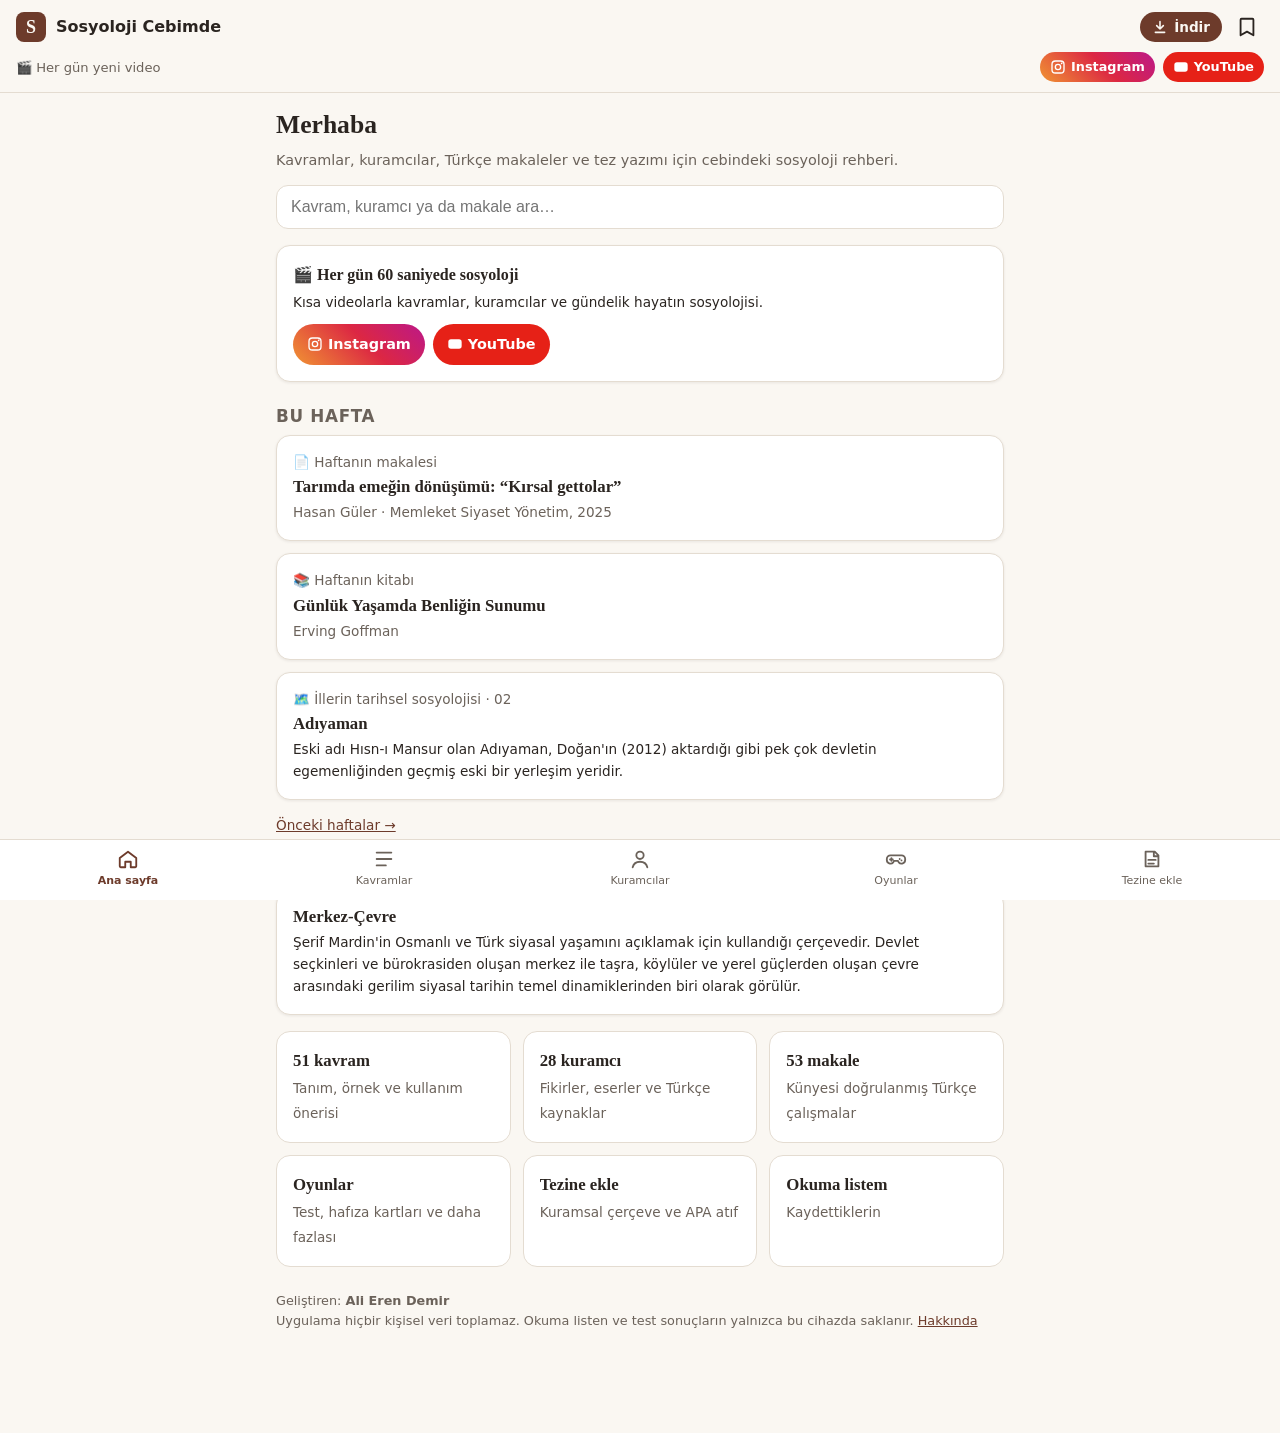
<file: app/index.html>
<!doctype html>
<html lang="tr">
<head>
  <meta charset="utf-8">
  <meta name="viewport" content="width=device-width, initial-scale=1, viewport-fit=cover">
  <title>Sosyoloji Cebimde</title>
  <meta name="description" content="Sosyoloji kavramları, kuramcılar, Türkçe makale önerileri, kısa testler, sosyoloji oyunları ve tez yazım rehberi. Ücretsiz ve çevrimdışı çalışır, hiçbir veri toplamaz.">
  <meta name="author" content="Ali Eren Demir">
  <meta name="theme-color" content="#6d3b2b">
  <meta property="og:type" content="website">
  <meta property="og:title" content="Sosyoloji Cebimde">
  <meta property="og:description" content="Sosyoloji kavramları, kuramcılar, künyesi doğrulanmış Türkçe makaleler, oyunlar ve APA atıf oluşturucu. Ücretsiz, reklamsız ve veri toplamaz. Geliştiren: Ali Eren Demir">
  <meta property="og:url" content="https://alierendemir.github.io/sosyoloji/">
  <meta property="og:image" content="https://alierendemir.github.io/sosyoloji/paylasim.png">
  <meta property="og:image:width" content="1200">
  <meta property="og:image:height" content="630">
  <meta property="og:locale" content="tr_TR">
  <meta name="twitter:card" content="summary_large_image">
  <meta name="twitter:title" content="Sosyoloji Cebimde">
  <meta name="twitter:description" content="Sosyoloji kavramları, kuramcılar, Türkçe makaleler, oyunlar ve APA atıf oluşturucu. Geliştiren: Ali Eren Demir">
  <meta name="twitter:image" content="https://alierendemir.github.io/sosyoloji/paylasim.png">
  <link rel="manifest" href="manifest.webmanifest">
  <link rel="icon" href="icons/icon-192.png" type="image/png">
  <link rel="apple-touch-icon" href="icons/icon-192.png">
  <meta name="apple-mobile-web-app-capable" content="yes">
  <meta name="mobile-web-app-capable" content="yes">
  <meta name="apple-mobile-web-app-title" content="Sosyoloji">
  <meta name="apple-mobile-web-app-status-bar-style" content="default">
  <link rel="stylesheet" href="styles.css">
</head>
<body>
  <header class="ust">
    <a href="#/" class="logo" aria-label="Ana sayfa">
      <span class="logo-isaret" aria-hidden="true">S</span>
      <span>Sosyoloji Cebimde</span>
    </a>
    <a href="#/listem" class="ust-dugme" aria-label="Okuma listem" title="Okuma listem">
      <svg viewBox="0 0 24 24" width="22" height="22" aria-hidden="true"><path d="M6 3h12a1 1 0 0 1 1 1v17l-7-4-7 4V4a1 1 0 0 1 1-1z" fill="none" stroke="currentColor" stroke-width="2" stroke-linejoin="round"/></svg>
    </a>
    <div class="sosyal-serit">
      <span>🎬 Her gün yeni video</span>
      <a class="sosyal-dugme ig" href="https://www.instagram.com/sosyolojikdusun/" target="_blank" rel="noopener" aria-label="Instagram'da takip et"><svg viewBox="0 0 24 24" width="16" height="16" aria-hidden="true"><rect x="3" y="3" width="18" height="18" rx="5" fill="none" stroke="currentColor" stroke-width="2"/><circle cx="12" cy="12" r="4" fill="none" stroke="currentColor" stroke-width="2"/><circle cx="17.5" cy="6.5" r="1.3" fill="currentColor"/></svg>Instagram</a>
      <a class="sosyal-dugme yt" href="https://www.youtube.com/@sosyolojikdusun" target="_blank" rel="noopener" aria-label="YouTube'da abone ol"><svg viewBox="0 0 24 24" width="16" height="16" aria-hidden="true"><rect x="2" y="5" width="20" height="14" rx="4" fill="currentColor"/><path d="M10 9l5 3-5 3z" fill="var(--yuzey)"/></svg>YouTube</a>
    </div>
  </header>

  <main id="icerik" tabindex="-1"></main>

  <nav class="alt-menu" aria-label="Ana menü">
    <a href="#/" data-menu="ana">
      <svg viewBox="0 0 24 24" aria-hidden="true"><path d="M3 11l9-7 9 7v9a1 1 0 0 1-1 1h-5v-6H9v6H4a1 1 0 0 1-1-1z" fill="none" stroke="currentColor" stroke-width="2" stroke-linejoin="round"/></svg>
      <span>Ana sayfa</span>
    </a>
    <a href="#/kavramlar" data-menu="kavram">
      <svg viewBox="0 0 24 24" aria-hidden="true"><path d="M4 5h16M4 12h16M4 19h10" fill="none" stroke="currentColor" stroke-width="2" stroke-linecap="round"/></svg>
      <span>Kavramlar</span>
    </a>
    <a href="#/kuramcilar" data-menu="kuramci">
      <svg viewBox="0 0 24 24" aria-hidden="true"><circle cx="12" cy="8" r="4" fill="none" stroke="currentColor" stroke-width="2"/><path d="M4 21c1-4 4-6 8-6s7 2 8 6" fill="none" stroke="currentColor" stroke-width="2" stroke-linecap="round"/></svg>
      <span>Kuramcılar</span>
    </a>
    <a href="#/oyunlar" data-menu="oyun">
      <svg viewBox="0 0 24 24" aria-hidden="true"><path d="M6 8h12a4 4 0 0 1 4 4v1a4 4 0 0 1-7 2.6L14 14h-4l-1 1.6A4 4 0 0 1 2 13v-1a4 4 0 0 1 4-4z M7 11v3 M5.5 12.5h3 M16 12h.01 M18 13.5h.01" fill="none" stroke="currentColor" stroke-width="2" stroke-linejoin="round" stroke-linecap="round"/></svg>
      <span>Oyunlar</span>
    </a>
    <a href="#/tez" data-menu="tez">
      <svg viewBox="0 0 24 24" aria-hidden="true"><path d="M5 4h10l4 4v12H5z M14 4v5h5 M8 13h8 M8 17h6" fill="none" stroke="currentColor" stroke-width="2" stroke-linejoin="round" stroke-linecap="round"/></svg>
      <span>Tezine ekle</span>
    </a>
  </nav>

  <div id="bildirim" role="status" aria-live="polite"></div>

  <script src="data/kuramcilar.js"></script>
  <script src="data/kavramlar.js"></script>
  <script src="data/makaleler.js"></script>
  <script src="data/rehber.js"></script>
  <script src="data/haftalik.js"></script>
  <script src="oyunlar.js"></script>
  <script src="app.js"></script>
  <script src="kurulum.js"></script>
</body>
</html>
</file>
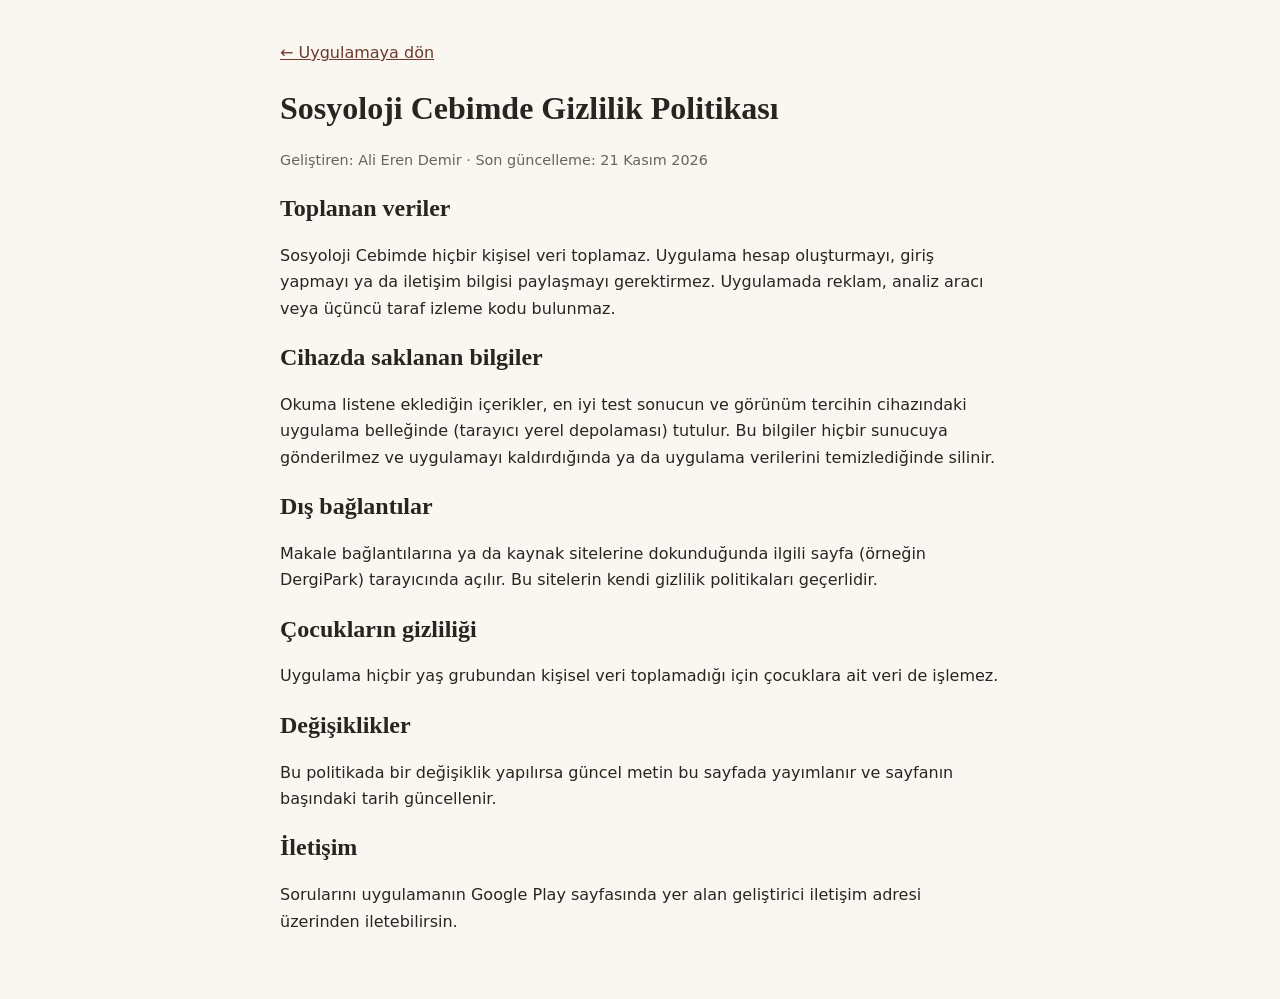
<file: app/gizlilik.html>
<!doctype html>
<html lang="tr">
<head>
  <meta charset="utf-8">
  <meta name="viewport" content="width=device-width, initial-scale=1">
  <title>Gizlilik Politikası</title>
  <style>
    :root { --zemin: #faf7f2; --metin: #2a2420; --soluk: #6b625a; --vurgu: #6d3b2b; }
    @media (prefers-color-scheme: dark) { :root { --zemin: #1b1816; --metin: #eee7df; --soluk: #a99e93; --vurgu: #e0a48d; } }
    body { margin: 0; background: var(--zemin); color: var(--metin); font-family: system-ui, -apple-system, "Segoe UI", Roboto, sans-serif; line-height: 1.65; }
    main { max-width: 720px; margin: 0 auto; padding: 24px 16px 48px; }
    h1, h2 { font-family: Georgia, serif; line-height: 1.25; }
    a { color: var(--vurgu); }
    .soluk { color: var(--soluk); font-size: .9rem; }
  </style>
</head>
<body>
<main>
  <p><a href="./">← Uygulamaya dön</a></p>
  <h1>Sosyoloji Cebimde Gizlilik Politikası</h1>
  <p class="soluk">Geliştiren: Ali Eren Demir · Son güncelleme: 21 Kasım 2026</p>

  <h2>Toplanan veriler</h2>
  <p>Sosyoloji Cebimde hiçbir kişisel veri toplamaz. Uygulama hesap oluşturmayı, giriş yapmayı ya da iletişim bilgisi paylaşmayı gerektirmez. Uygulamada reklam, analiz aracı veya üçüncü taraf izleme kodu bulunmaz.</p>

  <h2>Cihazda saklanan bilgiler</h2>
  <p>Okuma listene eklediğin içerikler, en iyi test sonucun ve görünüm tercihin cihazındaki uygulama belleğinde (tarayıcı yerel depolaması) tutulur. Bu bilgiler hiçbir sunucuya gönderilmez ve uygulamayı kaldırdığında ya da uygulama verilerini temizlediğinde silinir.</p>

  <h2>Dış bağlantılar</h2>
  <p>Makale bağlantılarına ya da kaynak sitelerine dokunduğunda ilgili sayfa (örneğin DergiPark) tarayıcında açılır. Bu sitelerin kendi gizlilik politikaları geçerlidir.</p>

  <h2>Çocukların gizliliği</h2>
  <p>Uygulama hiçbir yaş grubundan kişisel veri toplamadığı için çocuklara ait veri de işlemez.</p>

  <h2>Değişiklikler</h2>
  <p>Bu politikada bir değişiklik yapılırsa güncel metin bu sayfada yayımlanır ve sayfanın başındaki tarih güncellenir.</p>

  <h2>İletişim</h2>
  <p>Sorularını uygulamanın Google Play sayfasında yer alan geliştirici iletişim adresi üzerinden iletebilirsin.</p>
</main>
</body>
</html>
</file>
<file: app/styles.css>
:root {
  --zemin: #faf7f2;
  --yuzey: #ffffff;
  --yuzey-2: #f3eee6;
  --metin: #2a2420;
  --metin-soluk: #6b625a;
  --vurgu: #6d3b2b;
  --vurgu-acik: #f2e3dc;
  --cizgi: #e4dcd1;
  --basari: #2f6b45;
  --basari-acik: #e1f0e6;
  --hata: #a33a2b;
  --hata-acik: #f8e2de;
  --golge: 0 1px 3px rgba(40, 30, 20, .08);
  --yaricap: 14px;
  --font: system-ui, -apple-system, "Segoe UI", Roboto, "Noto Sans", sans-serif;
  --serif: Georgia, "Iowan Old Style", "Noto Serif", serif;
}
@media (prefers-color-scheme: dark) {
  :root:not([data-theme="light"]) {
    --zemin: #1b1816;
    --yuzey: #25211e;
    --yuzey-2: #2e2925;
    --metin: #eee7df;
    --metin-soluk: #a99e93;
    --vurgu: #e0a48d;
    --vurgu-acik: #3a2a23;
    --cizgi: #3a342f;
    --basari: #8fd0a6;
    --basari-acik: #1f3326;
    --hata: #f0a093;
    --hata-acik: #3b2420;
    --golge: none;
  }
}
:root[data-theme="dark"] {
  --zemin: #1b1816; --yuzey: #25211e; --yuzey-2: #2e2925; --metin: #eee7df; --metin-soluk: #a99e93;
  --vurgu: #e0a48d; --vurgu-acik: #3a2a23; --cizgi: #3a342f; --basari: #8fd0a6; --basari-acik: #1f3326;
  --hata: #f0a093; --hata-acik: #3b2420; --golge: none;
}

* { box-sizing: border-box; }
html { -webkit-text-size-adjust: 100%; }
body {
  margin: 0;
  background: var(--zemin);
  color: var(--metin);
  font-family: var(--font);
  font-size: 16px;
  line-height: 1.6;
  padding-bottom: calc(72px + env(safe-area-inset-bottom));
}
a { color: var(--vurgu); }
h1, h2, h3 { font-family: var(--serif); line-height: 1.25; margin: 0 0 .5rem; }
h1 { font-size: 1.6rem; }
h2 { font-size: 1.25rem; margin-top: 1.5rem; }
h3 { font-size: 1.05rem; }
p { margin: 0 0 .8rem; }

.ust {
  position: sticky; top: 0; z-index: 10;
  display: flex; flex-wrap: wrap; align-items: center; justify-content: space-between;
  padding: 10px 16px; padding-top: calc(10px + env(safe-area-inset-top));
  background: var(--zemin); border-bottom: 1px solid var(--cizgi);
}
.logo { display: flex; align-items: center; gap: 10px; text-decoration: none; color: var(--metin); font-weight: 600; }
.logo-isaret {
  width: 30px; height: 30px; border-radius: 8px; display: grid; place-items: center;
  background: var(--vurgu); color: var(--zemin); font-family: var(--serif); font-size: 18px;
}
.ust-dugme { color: var(--metin); padding: 6px; border-radius: 8px; display: grid; place-items: center; }

main { max-width: 760px; margin: 0 auto; padding: 16px; outline: none; }

.alt-menu {
  position: fixed; bottom: 0; left: 0; right: 0; z-index: 10;
  display: grid; grid-template-columns: repeat(5, 1fr);
  background: var(--yuzey); border-top: 1px solid var(--cizgi);
  padding-bottom: env(safe-area-inset-bottom);
}
.alt-menu a {
  display: flex; flex-direction: column; align-items: center; gap: 2px;
  padding: 8px 2px 10px; text-decoration: none; color: var(--metin-soluk); font-size: 11px;
}
.alt-menu svg { width: 22px; height: 22px; }
.alt-menu a.aktif { color: var(--vurgu); font-weight: 600; }

.arama {
  width: 100%; padding: 12px 14px; font-size: 16px; border-radius: 12px;
  border: 1px solid var(--cizgi); background: var(--yuzey); color: var(--metin);
}
.arama:focus { outline: 2px solid var(--vurgu); outline-offset: 1px; }

.kart {
  background: var(--yuzey); border: 1px solid var(--cizgi); border-radius: var(--yaricap);
  padding: 16px; margin-bottom: 12px; box-shadow: var(--golge);
}
.kart-link { display: block; text-decoration: none; color: inherit; }
.kart-link:active { background: var(--yuzey-2); }
.kart h3 { margin-bottom: 4px; }
.soluk { color: var(--metin-soluk); font-size: .9rem; }
.kucuk { font-size: .85rem; }

.izgara { display: grid; grid-template-columns: repeat(2, 1fr); gap: 12px; margin: 16px 0; }
.kutucuk {
  display: block; padding: 16px; border-radius: var(--yaricap); text-decoration: none;
  background: var(--yuzey); border: 1px solid var(--cizgi); color: var(--metin);
}
.kutucuk b { display: block; font-family: var(--serif); font-size: 1.05rem; }
.kutucuk span { font-size: .85rem; color: var(--metin-soluk); }

.etiket {
  display: inline-block; font-size: .78rem; padding: 2px 10px; border-radius: 999px;
  background: var(--vurgu-acik); color: var(--vurgu); margin: 0 6px 6px 0; text-decoration: none;
}
.filtre { display: flex; gap: 8px; overflow-x: auto; padding: 4px 0 12px; scrollbar-width: none; }
.filtre button {
  flex: none; border: 1px solid var(--cizgi); background: var(--yuzey); color: var(--metin);
  padding: 6px 12px; border-radius: 999px; font-size: .85rem; cursor: pointer;
}
.filtre button.secili { background: var(--vurgu); color: var(--zemin); border-color: var(--vurgu); }

.bolum { margin-top: 20px; }
.bolum > h2 { font-size: 1.05rem; font-family: var(--font); text-transform: uppercase; letter-spacing: .04em; color: var(--metin-soluk); }
.alinti {
  border-left: 3px solid var(--vurgu); background: var(--yuzey-2);
  padding: 12px 14px; border-radius: 0 10px 10px 0; margin: 8px 0 12px;
}
ul.duz, ol.duz { padding-left: 1.2rem; margin: 0 0 .8rem; }
ul.duz li, ol.duz li { margin-bottom: .4rem; }

.dugme {
  display: inline-flex; align-items: center; justify-content: center; gap: 6px;
  border: 1px solid var(--cizgi); background: var(--yuzey); color: var(--metin);
  padding: 8px 12px; border-radius: 10px; font-size: .88rem; cursor: pointer; text-decoration: none;
}
.dugme.ana { background: var(--vurgu); color: var(--zemin); border-color: var(--vurgu); font-weight: 600; }
.dugme-sira { display: flex; flex-wrap: wrap; gap: 8px; margin-top: 10px; }
.yildiz { border: none; background: none; color: var(--vurgu); cursor: pointer; padding: 4px; font-size: 1.3rem; line-height: 1; }

.makale .kunye { font-size: .9rem; min-width: 0; flex: 1; overflow-wrap: anywhere; }
.ust-baslik > h1 { min-width: 0; }
.ust-baslik .yildiz { flex: none; }
.makale .kunye i { font-style: italic; }

.ust-baslik { display: flex; justify-content: space-between; align-items: flex-start; gap: 8px; }
.geri { display: inline-block; margin-bottom: 8px; font-size: .9rem; text-decoration: none; }

.soru { font-family: var(--serif); font-size: 1.15rem; margin-bottom: 12px; }
.secenek {
  display: block; width: 100%; text-align: left; padding: 12px 14px; margin-bottom: 8px;
  border: 1px solid var(--cizgi); border-radius: 12px; background: var(--yuzey); color: var(--metin);
  font-size: 1rem; cursor: pointer;
}
.secenek.dogru { background: var(--basari-acik); border-color: var(--basari); color: var(--metin); }
.secenek.yanlis { background: var(--hata-acik); border-color: var(--hata); color: var(--metin); }
.secenek:disabled { cursor: default; }
.ilerleme { height: 6px; background: var(--yuzey-2); border-radius: 99px; overflow: hidden; margin-bottom: 16px; }
.ilerleme > div { height: 100%; background: var(--vurgu); }
.skor { font-family: var(--serif); font-size: 3rem; color: var(--vurgu); text-align: center; margin: 8px 0; }

table.tablo { width: 100%; border-collapse: collapse; font-size: .9rem; margin-bottom: 12px; }
table.tablo th, table.tablo td { border-bottom: 1px solid var(--cizgi); padding: 8px 6px; text-align: left; vertical-align: top; }
table.tablo th { color: var(--metin-soluk); font-weight: 600; }
.ipucu { background: var(--vurgu-acik); border-radius: 10px; padding: 10px 12px; font-size: .92rem; margin: 8px 0 12px; }
.kalip { background: var(--yuzey-2); border-radius: 10px; padding: 10px 12px; margin: 6px 0 10px; font-size: .9rem; overflow-wrap: anywhere; }

details.akordeon { background: var(--yuzey); border: 1px solid var(--cizgi); border-radius: var(--yaricap); margin-bottom: 10px; }
details.akordeon > summary { padding: 14px 16px; cursor: pointer; font-weight: 600; list-style: none; }
details.akordeon > summary::-webkit-details-marker { display: none; }
details.akordeon > summary::after { content: "+"; float: right; color: var(--metin-soluk); }
details.akordeon[open] > summary::after { content: "–"; }
details.akordeon > div { padding: 0 16px 14px; }

label.alan { display: block; font-size: .85rem; color: var(--metin-soluk); margin: 10px 0 4px; }
input.girdi, select.girdi, textarea.girdi {
  font-family: inherit;
  width: 100%; padding: 10px 12px; font-size: 16px; border-radius: 10px;
  border: 1px solid var(--cizgi); background: var(--yuzey); color: var(--metin);
}
.cikti { background: var(--yuzey-2); border-radius: 10px; padding: 12px; margin-top: 12px; overflow-wrap: anywhere; min-height: 2.5em; }

#bildirim {
  position: fixed; left: 50%; bottom: calc(84px + env(safe-area-inset-bottom)); transform: translateX(-50%);
  background: var(--metin); color: var(--zemin); padding: 10px 16px; border-radius: 10px; font-size: .9rem;
  opacity: 0; pointer-events: none; transition: opacity .2s; max-width: calc(100% - 32px); z-index: 20;
}
#bildirim.goster { opacity: 1; }
.bos { text-align: center; color: var(--metin-soluk); padding: 32px 8px; }
.alt-not { font-size: .8rem; color: var(--metin-soluk); margin-top: 24px; }

@media (min-width: 560px) {
  .izgara { grid-template-columns: repeat(3, 1fr); }
}

/* oyunlar */
.oyun-kart { display: flex; gap: 14px; align-items: center; }
.oyun-kart h3 { margin: 0 0 2px; }
.oyun-simge { font-size: 1.8rem; width: 48px; height: 48px; flex: none; display: grid; place-items: center; background: var(--vurgu-acik); border-radius: 12px; }
.hafiza-izgara { display: grid; grid-template-columns: repeat(3, 1fr); gap: 8px; margin: 12px 0; }
.hafiza-kart {
  position: relative; min-height: 92px; border-radius: 12px; border: 1px solid var(--cizgi); cursor: pointer;
  background: var(--vurgu); color: var(--zemin); padding: 8px; font-size: .85rem; line-height: 1.3; font-family: var(--font);
  overflow-wrap: anywhere;
}
.hafiza-kart .on { font-family: var(--serif); font-size: 1.8rem; }
.hafiza-kart .arka { display: none; }
.hafiza-kart small { display: block; font-size: .68rem; opacity: .7; margin-bottom: 4px; text-transform: uppercase; letter-spacing: .04em; }
.hafiza-kart.cevrik, .hafiza-kart.tamam { background: var(--yuzey); color: var(--metin); }
.hafiza-kart.cevrik .on, .hafiza-kart.tamam .on { display: none; }
.hafiza-kart.cevrik .arka, .hafiza-kart.tamam .arka { display: block; }
.hafiza-kart.tamam { background: var(--basari-acik); border-color: var(--basari); }
.saha-notu {
  background: var(--yuzey); border: 1px dashed var(--vurgu); border-radius: 12px; padding: 14px 16px; margin-bottom: 14px;
  font-family: var(--serif); font-size: 1.05rem; line-height: 1.55;
}
.saha-notu small { display: block; font-family: var(--font); font-size: .75rem; color: var(--vurgu); text-transform: uppercase; letter-spacing: .05em; margin-bottom: 6px; }
.sira-rozet { display: inline-grid; place-items: center; width: 26px; height: 26px; border-radius: 50%; border: 1px solid var(--cizgi); margin-right: 10px; font-weight: 700; font-size: .85rem; vertical-align: middle; }
.secili-sira .sira-rozet { background: var(--vurgu); color: var(--zemin); border-color: var(--vurgu); }
.kelime { display: flex; flex-wrap: wrap; gap: 10px 16px; margin: 16px 0 6px; justify-content: center; }
.kelime-grup { display: inline-flex; gap: 2px; white-space: nowrap; }
.harf-kutu { width: 20px; height: 34px; border-bottom: 3px solid var(--vurgu); display: grid; place-items: center; font-weight: 700; font-size: 1.1rem; }
.bosluk { width: 14px; }
.klavye { display: grid; grid-template-columns: repeat(8, 1fr); gap: 6px; margin: 10px 0 14px; }
.tus { padding: 10px 0; border-radius: 8px; border: 1px solid var(--cizgi); background: var(--yuzey); color: var(--metin); font-size: 1rem; font-weight: 600; cursor: pointer; }
.tus.dogru { background: var(--basari-acik); border-color: var(--basari); }
.tus.yanlis { background: var(--hata-acik); border-color: var(--hata); opacity: .6; }

/* sosyal medya şeridi */
.sosyal-serit { flex-basis: 100%; min-width: 0; max-width: 100%; display: flex; align-items: center; gap: 8px; margin-top: 8px; font-size: .82rem; color: var(--metin-soluk); }
.sosyal-serit span { flex: 1 1 0; min-width: 0; white-space: nowrap; overflow: hidden; text-overflow: ellipsis; }
@media (max-width: 380px) {
  .logo > span:last-child { font-size: .95rem; }
  .sosyal-serit span { display: none; }
  .sosyal-serit { justify-content: flex-end; }
}
@media (max-width: 345px) {
  .logo > span:last-child { display: none; }
}
.sosyal-dugme { flex: none; display: inline-flex; align-items: center; gap: 5px; padding: 5px 10px; border-radius: 999px; text-decoration: none; font-weight: 600; font-size: .8rem; color: #fff; }
.sosyal-dugme.ig { background: linear-gradient(45deg, #f09433, #dc2743 55%, #bc1888); }
.sosyal-dugme.yt { background: #e62117; }
.sosyal-kart { display: flex; gap: 8px; flex-wrap: wrap; margin-top: 10px; }
.sosyal-kart .sosyal-dugme { padding: 9px 14px; font-size: .9rem; }
</file>
